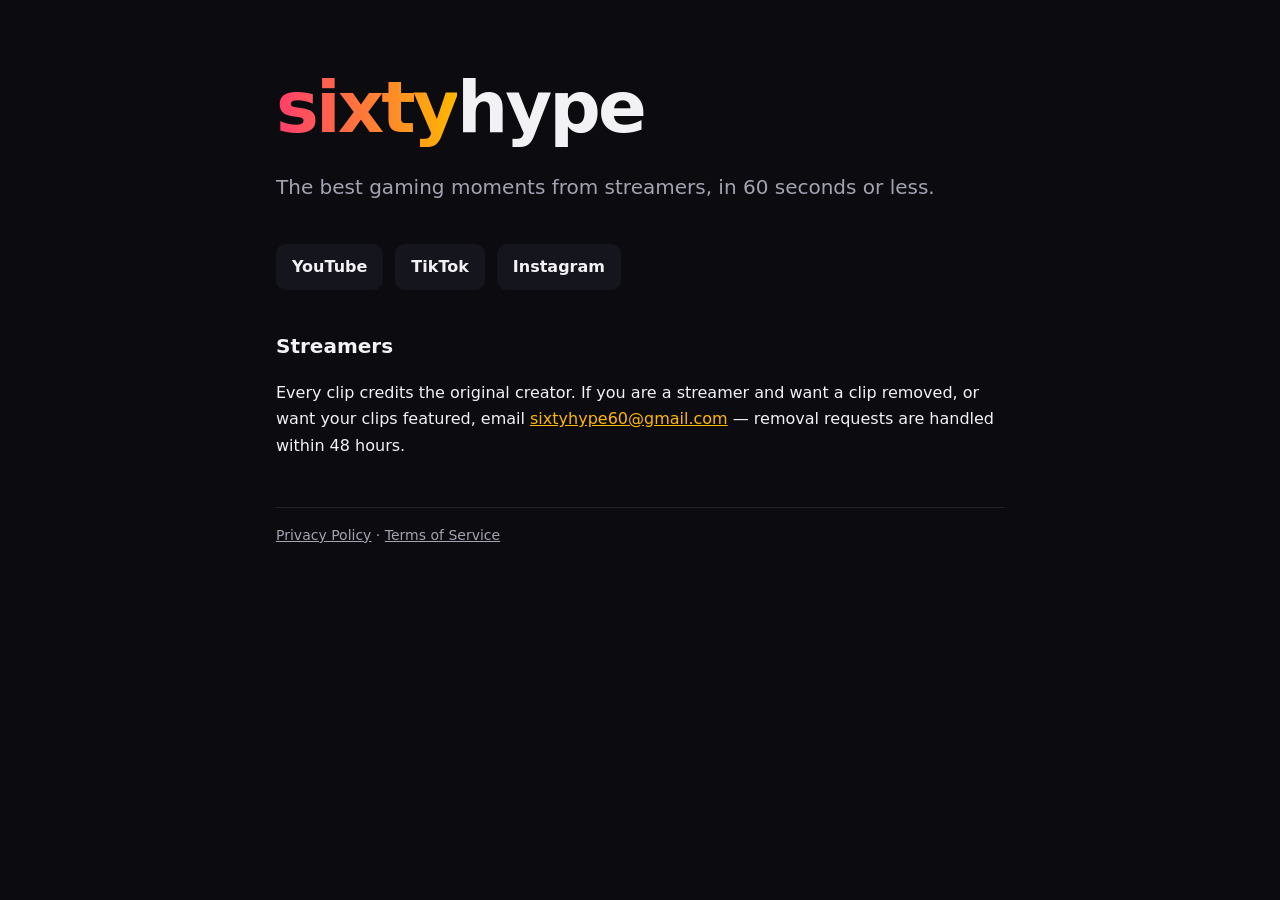
<file: index.html>
<!doctype html>
<html lang="en"><head><meta charset="utf-8"><meta name="viewport" content="width=device-width,initial-scale=1">
<title>sixtyhype</title><meta name="description" content="The best gaming moments in 60 seconds.">
<link rel="stylesheet" href="style.css"></head>
<body><main>
<p class="logo"><span>sixty</span>hype</p>
<p class="tag">The best gaming moments from streamers, in 60 seconds or less.</p>
<div class="links">
<a href="https://www.youtube.com/@sixtyhype">YouTube</a>
<a href="https://www.tiktok.com/@sixtyhype">TikTok</a>
<a href="https://www.instagram.com/sixtyhype/">Instagram</a>
</div>
<h2>Streamers</h2>
<p>Every clip credits the original creator. If you are a streamer and want a clip removed, or want
your clips featured, email <a href="mailto:sixtyhype60@gmail.com">sixtyhype60@gmail.com</a>
— removal requests are handled within 48 hours.</p>
<footer><a href="privacy.html">Privacy Policy</a> · <a href="terms.html">Terms of Service</a></footer>
</main></body></html>
</file>
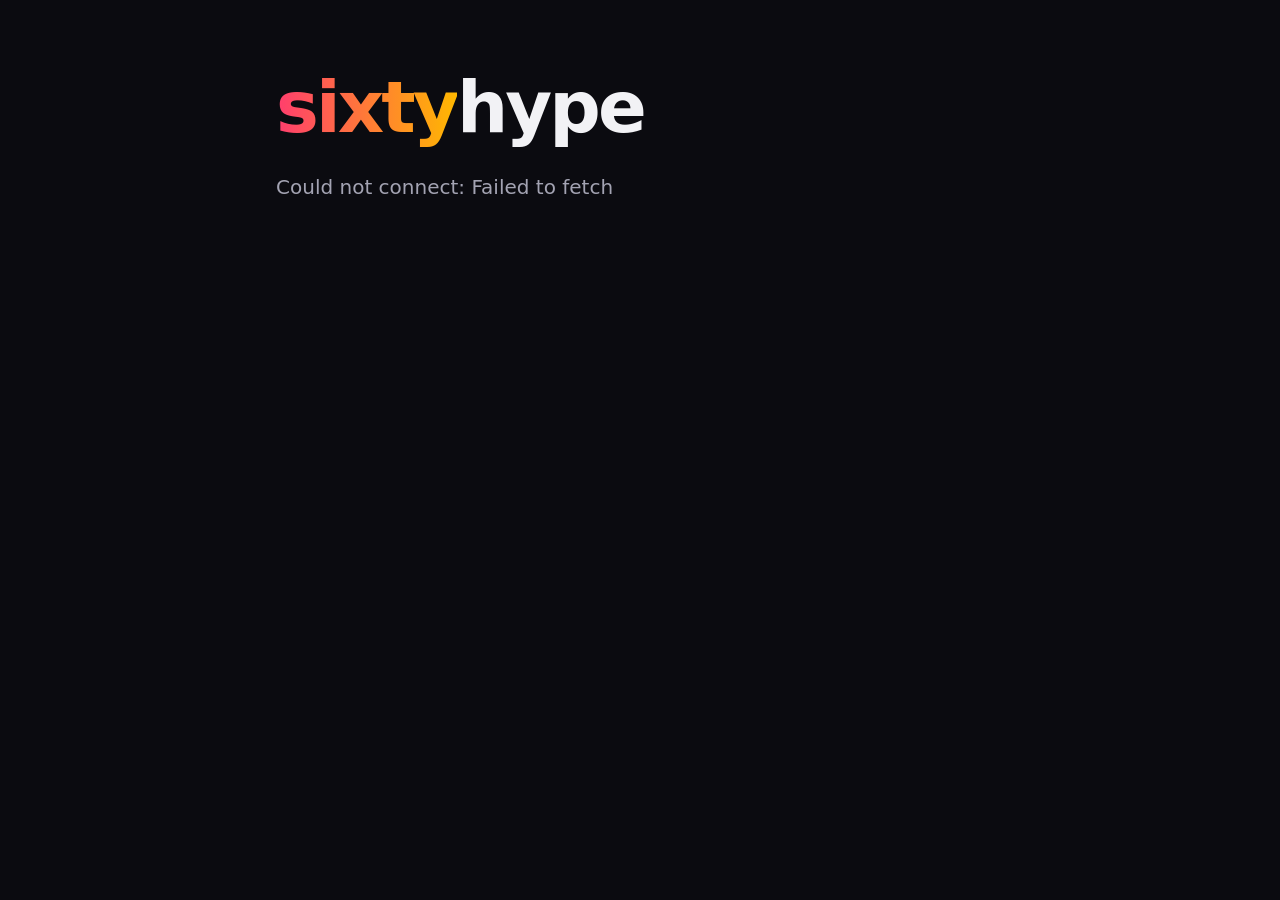
<file: callback.html>
<!doctype html>
<html lang="en"><head><meta charset="utf-8"><meta name="viewport" content="width=device-width,initial-scale=1">
<title>sixtyhype publisher</title><meta name="robots" content="noindex">
<link rel="stylesheet" href="style.css"></head>
<body><main>
<p class="logo"><span>sixty</span>hype</p>
<p id="msg" class="tag">Connecting your TikTok account…</p>
<script>
(async () => {
  const q = new URLSearchParams(location.search);
  const msg = document.getElementById("msg");
  if (q.get("error")) {
    msg.textContent = "TikTok login was cancelled: " + (q.get("error_description") || q.get("error"));
    return;
  }
  try {
    const res = await fetch("http://127.0.0.1:8765/api/exchange", {
      method: "POST", headers: { "Content-Type": "application/json" },
      body: JSON.stringify({ code: q.get("code"), state: q.get("state") }),
    });
    const data = await res.json();
    if (!res.ok) throw new Error(data.error);
    location.replace("publisher.html");
  } catch (err) {
    msg.textContent = "Could not connect: " + err.message;
  }
})();
</script>
</main></body></html>
</file>
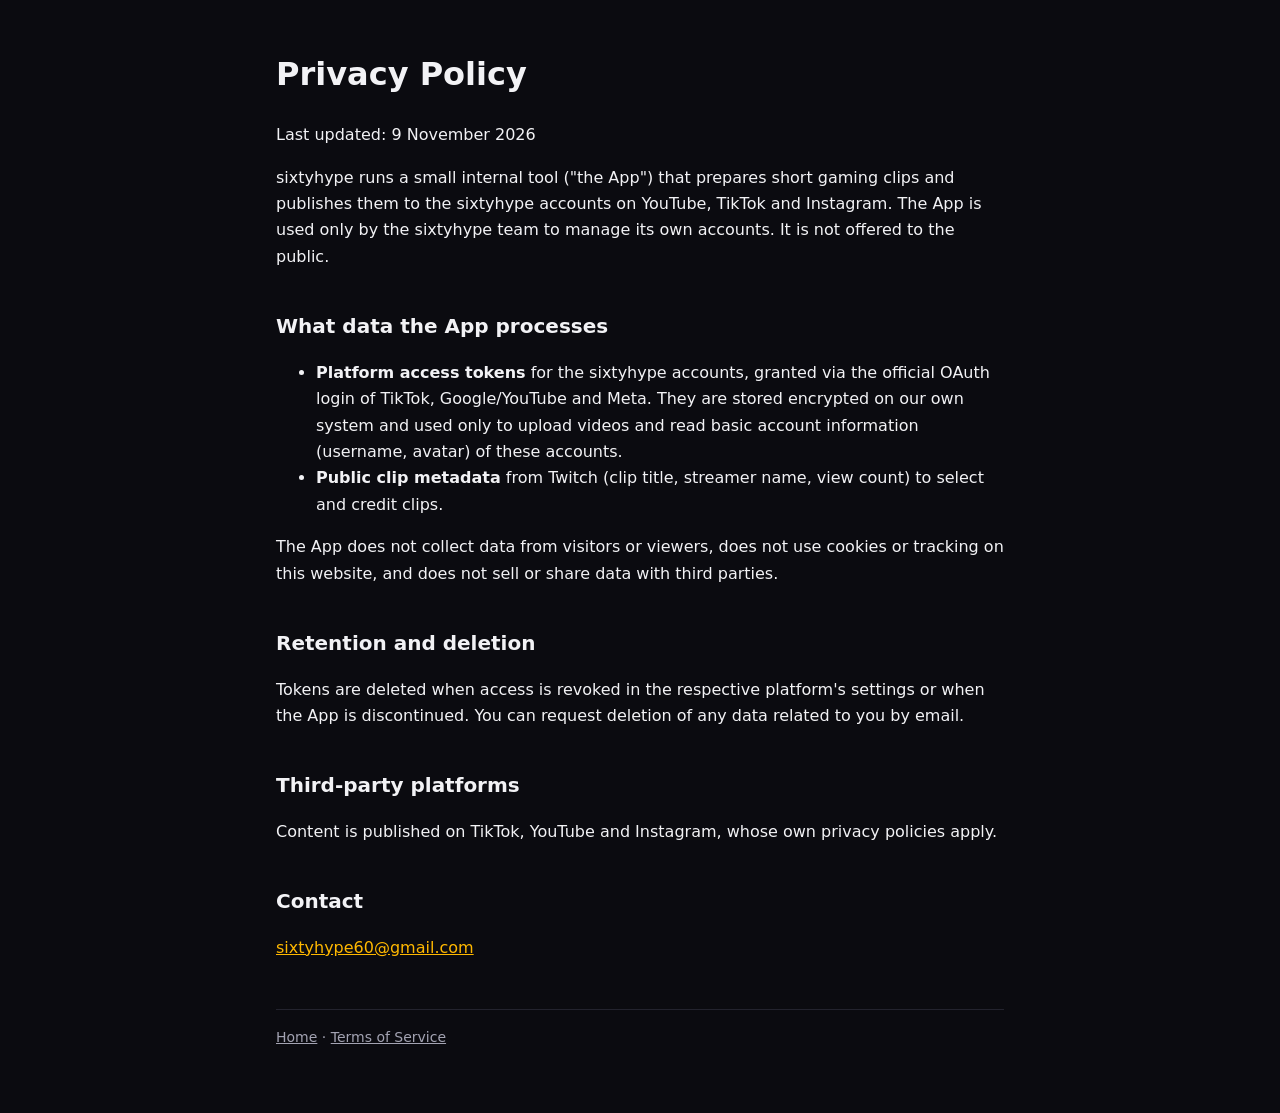
<file: privacy.html>
<!doctype html>
<html lang="en"><head><meta charset="utf-8"><meta name="viewport" content="width=device-width,initial-scale=1">
<title>Privacy Policy – sixtyhype</title><link rel="stylesheet" href="style.css"></head>
<body><main>
<h1>Privacy Policy</h1>
<p>Last updated: 9 November 2026</p>
<p>sixtyhype runs a small internal tool ("the App") that prepares short gaming clips and publishes
them to the sixtyhype accounts on YouTube, TikTok and Instagram. The App is used only by the
sixtyhype team to manage its own accounts. It is not offered to the public.</p>
<h2>What data the App processes</h2>
<ul>
<li><strong>Platform access tokens</strong> for the sixtyhype accounts, granted via the official
OAuth login of TikTok, Google/YouTube and Meta. They are stored encrypted on our own system and used
only to upload videos and read basic account information (username, avatar) of these accounts.</li>
<li><strong>Public clip metadata</strong> from Twitch (clip title, streamer name, view count) to
select and credit clips.</li>
</ul>
<p>The App does not collect data from visitors or viewers, does not use cookies or tracking on this
website, and does not sell or share data with third parties.</p>
<h2>Retention and deletion</h2>
<p>Tokens are deleted when access is revoked in the respective platform's settings or when the App
is discontinued. You can request deletion of any data related to you by email.</p>
<h2>Third-party platforms</h2>
<p>Content is published on TikTok, YouTube and Instagram, whose own privacy policies apply.</p>
<h2>Contact</h2>
<p><a href="mailto:sixtyhype60@gmail.com">sixtyhype60@gmail.com</a></p>
<footer><a href="index.html">Home</a> · <a href="terms.html">Terms of Service</a></footer>
</main></body></html>
</file>
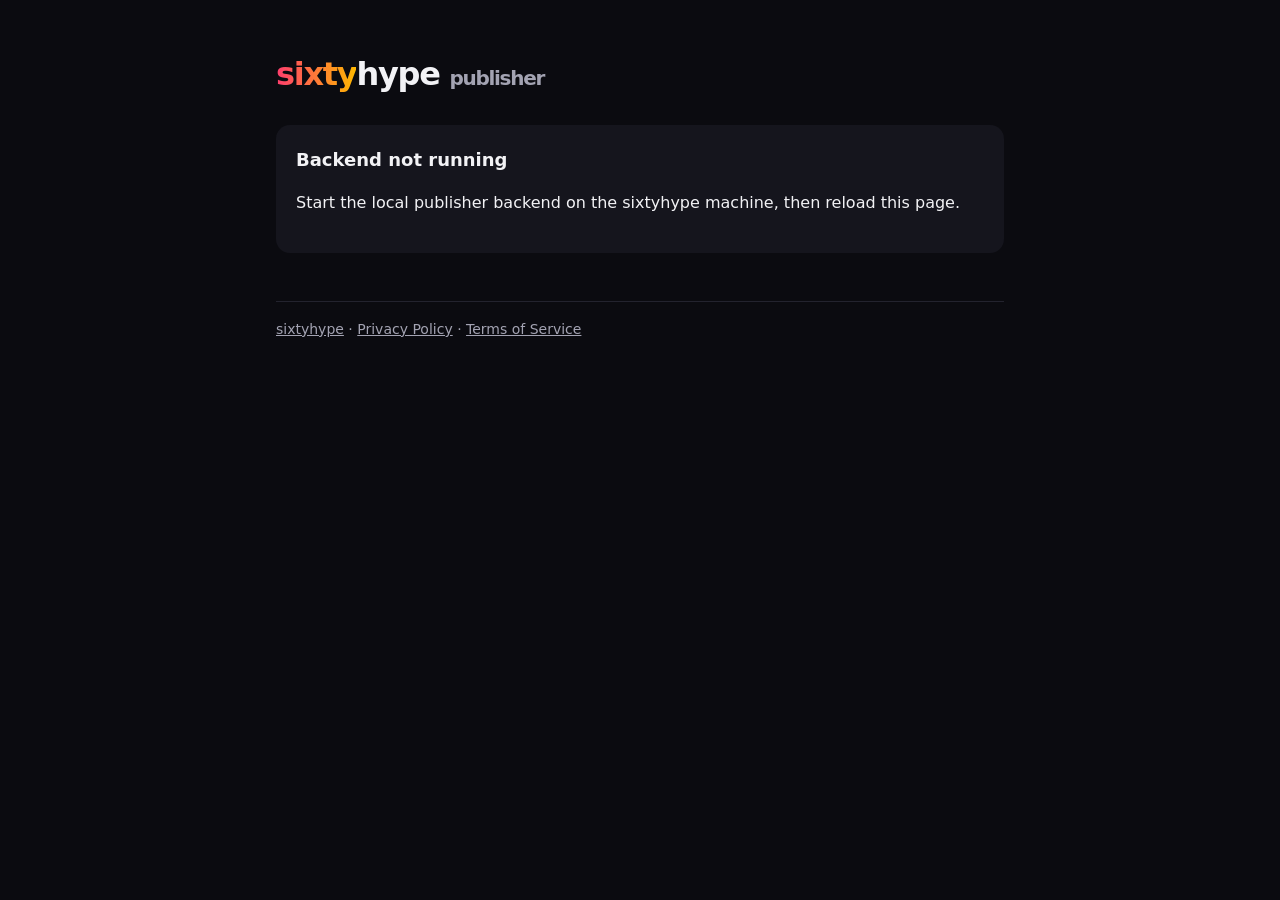
<file: publisher.html>
<!doctype html>
<html lang="en"><head><meta charset="utf-8"><meta name="viewport" content="width=device-width,initial-scale=1">
<title>sixtyhype publisher</title><meta name="robots" content="noindex">
<link rel="stylesheet" href="style.css"><link rel="stylesheet" href="publisher.css"></head>
<body><main>
<p class="logo small"><span>sixty</span>hype <em>publisher</em></p>

<section id="offline" class="card" hidden>
  <h2>Backend not running</h2>
  <p>Start the local publisher backend on the sixtyhype machine, then reload this page.</p>
</section>

<section id="login" class="card" hidden>
  <h2>Connect your TikTok account</h2>
  <p>Sign in with TikTok to publish reviewed clips to your own account.</p>
  <button id="login-btn" class="btn primary">Continue with TikTok</button>
</section>

<section id="app" hidden>
  <div class="card account">
    <img id="avatar" alt="">
    <div><div class="muted">Posting to</div><strong id="nickname"></strong> <span id="username" class="muted"></span></div>
    <button id="logout-btn" class="btn ghost">Disconnect</button>
  </div>
  <p id="cannot-post" class="card warn" hidden>This account cannot post right now (posting limit reached). Please try again later.</p>

  <div class="card">
    <h2>1. Choose a clip</h2>
    <div id="clips" class="clips"></div>
  </div>

  <form id="post-form" class="card" hidden>
    <h2>2. Review and post</h2>
    <div class="grid">
      <video id="preview" controls playsinline></video>
      <div>
        <label for="title">Caption</label>
        <textarea id="title" maxlength="2200" rows="4"></textarea>
        <p id="duration-warn" class="warn" hidden></p>

        <label for="privacy">Who can view this video</label>
        <select id="privacy" required><option value="" disabled selected>Select privacy</option></select>

        <fieldset>
          <legend>Allow users to</legend>
          <label class="check"><input type="checkbox" id="allow-comment"> Comment</label>
          <label class="check"><input type="checkbox" id="allow-duet"> Duet</label>
          <label class="check"><input type="checkbox" id="allow-stitch"> Stitch</label>
        </fieldset>

        <fieldset>
          <legend>Disclose video content</legend>
          <label class="check"><input type="checkbox" id="disclose"> This video promotes a brand, product or service</label>
          <div id="disclose-options" hidden>
            <label class="check"><input type="checkbox" id="brand-organic"> Your brand</label>
            <label class="check"><input type="checkbox" id="branded-content"> Branded content</label>
            <p id="disclose-label" class="muted"></p>
          </div>
        </fieldset>

        <p class="muted small" id="consent">By posting, you agree to TikTok's
          <a href="https://www.tiktok.com/legal/page/global/music-usage-confirmation/en" target="_blank" rel="noopener">Music Usage Confirmation</a>.</p>
        <div class="actions">
          <button type="submit" id="post-btn" class="btn primary" disabled>Post to TikTok</button>
          <button type="button" id="inbox-btn" class="btn ghost">Send to TikTok inbox as draft</button>
        </div>
        <p id="result" class="result" hidden></p>
      </div>
    </div>
  </form>
</section>

<footer><a href="index.html">sixtyhype</a> · <a href="privacy.html">Privacy Policy</a> · <a href="terms.html">Terms of Service</a></footer>
</main>
<script src="publisher.js"></script>
</body></html>
</file>
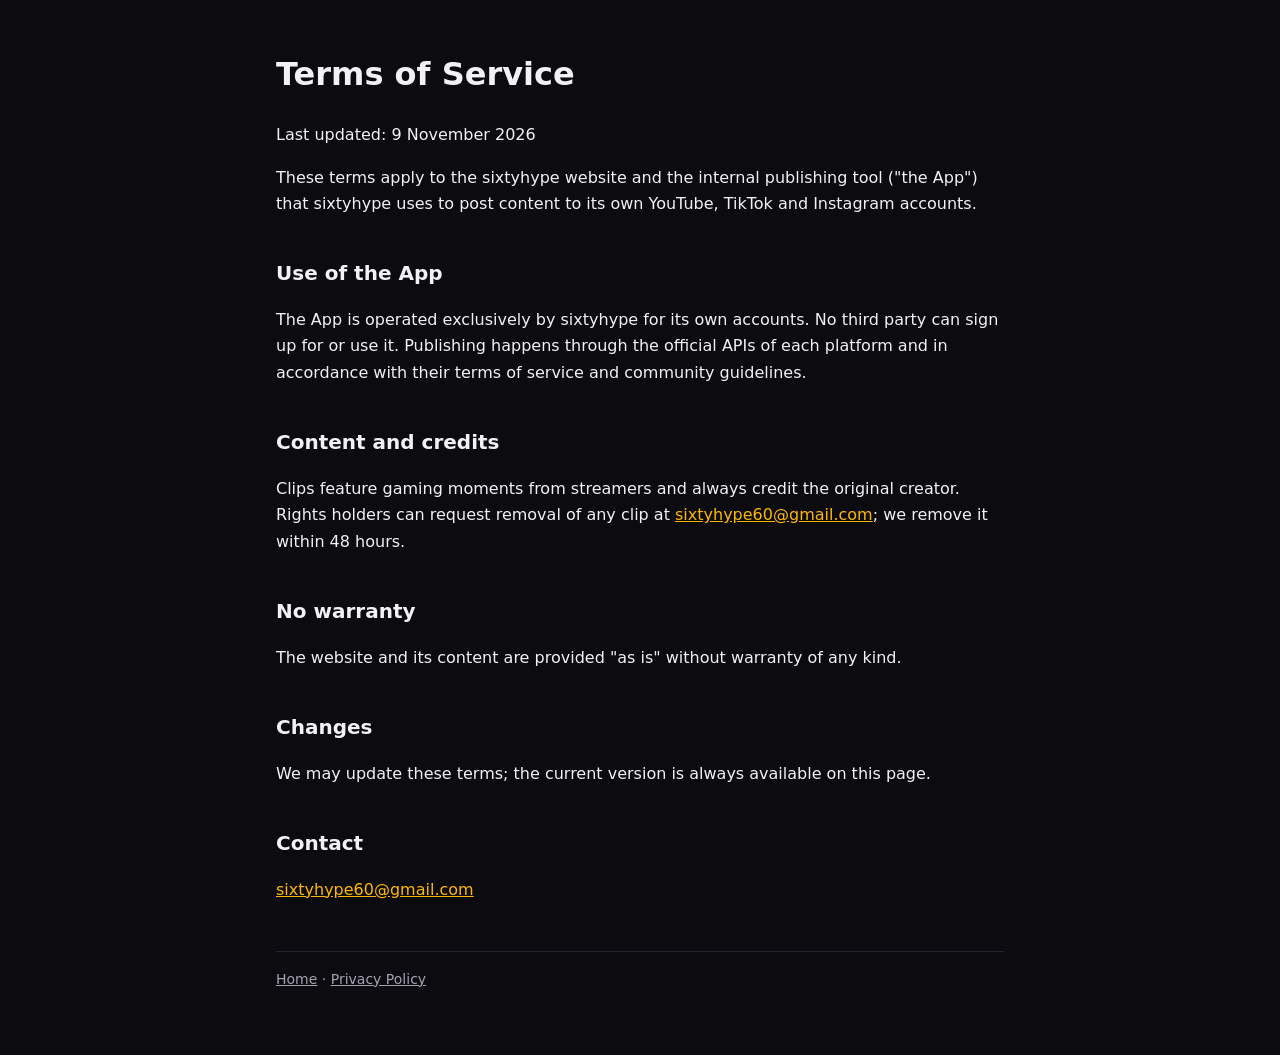
<file: terms.html>
<!doctype html>
<html lang="en"><head><meta charset="utf-8"><meta name="viewport" content="width=device-width,initial-scale=1">
<title>Terms of Service – sixtyhype</title><link rel="stylesheet" href="style.css"></head>
<body><main>
<h1>Terms of Service</h1>
<p>Last updated: 9 November 2026</p>
<p>These terms apply to the sixtyhype website and the internal publishing tool ("the App") that
sixtyhype uses to post content to its own YouTube, TikTok and Instagram accounts.</p>
<h2>Use of the App</h2>
<p>The App is operated exclusively by sixtyhype for its own accounts. No third party can sign up
for or use it. Publishing happens through the official APIs of each platform and in accordance with
their terms of service and community guidelines.</p>
<h2>Content and credits</h2>
<p>Clips feature gaming moments from streamers and always credit the original creator. Rights
holders can request removal of any clip at
<a href="mailto:sixtyhype60@gmail.com">sixtyhype60@gmail.com</a>; we remove it within 48 hours.</p>
<h2>No warranty</h2>
<p>The website and its content are provided "as is" without warranty of any kind.</p>
<h2>Changes</h2>
<p>We may update these terms; the current version is always available on this page.</p>
<h2>Contact</h2>
<p><a href="mailto:sixtyhype60@gmail.com">sixtyhype60@gmail.com</a></p>
<footer><a href="index.html">Home</a> · <a href="privacy.html">Privacy Policy</a></footer>
</main></body></html>
</file>
<file: style.css>
:root{--bg:#0b0b10;--fg:#f2f2f5;--muted:#a3a3b2;--accent:#ff3d6e;--accent2:#ffb800;--card:#15151d}
*{box-sizing:border-box}
body{margin:0;background:var(--bg);color:var(--fg);font:16px/1.65 system-ui,-apple-system,"Segoe UI",Roboto,sans-serif}
main{max-width:760px;margin:0 auto;padding:48px 16px 64px}
a{color:var(--accent2)}
.logo{font-weight:900;font-size:clamp(40px,10vw,72px);letter-spacing:-.04em;margin:0}
.logo span{background:linear-gradient(90deg,var(--accent),var(--accent2));-webkit-background-clip:text;background-clip:text;color:transparent}
.tag{color:var(--muted);font-size:20px;margin:.2em 0 2em}
.links{display:flex;flex-wrap:wrap;gap:12px;margin-bottom:40px}
.links a{background:var(--card);padding:10px 16px;border-radius:10px;text-decoration:none;color:var(--fg);font-weight:600}
h1{font-size:32px;margin-top:0}h2{font-size:20px;margin-top:2em}
footer{margin-top:48px;color:var(--muted);font-size:14px;border-top:1px solid #23232e;padding-top:16px}
footer a{color:var(--muted)}
</file>
<file: publisher.css>
.logo.small{font-size:32px;margin-bottom:24px}.logo em{font-style:normal;color:var(--muted);font-weight:600;font-size:20px}
.card{background:var(--card);border-radius:14px;padding:20px;margin-bottom:16px}
.card h2{margin:0 0 12px;font-size:18px}
.muted{color:var(--muted)}.small{font-size:13px}
.warn{color:var(--accent2)}
.btn{font:inherit;font-weight:700;border:0;border-radius:10px;padding:10px 18px;cursor:pointer}
.btn.primary{background:var(--accent);color:#fff}.btn.primary:disabled{opacity:.4;cursor:not-allowed}
.btn.ghost{background:transparent;color:var(--fg);border:1px solid #34343f}
.account{display:flex;align-items:center;gap:14px}
.account img{width:48px;height:48px;border-radius:50%;background:#222}
.account .btn{margin-left:auto}
.clips{display:flex;flex-direction:column;gap:8px}
.clip{display:flex;justify-content:space-between;gap:12px;text-align:left;width:100%;background:#1d1d27;color:var(--fg);border:1px solid transparent}
.clip.active{border-color:var(--accent)}
.grid{display:grid;grid-template-columns:240px 1fr;gap:20px}
@media (max-width:640px){.grid{grid-template-columns:1fr}}
video{width:100%;aspect-ratio:9/16;background:#000;border-radius:10px}
label{display:block;font-weight:600;margin:12px 0 4px}
textarea,select{width:100%;font:inherit;background:#0f0f15;color:var(--fg);border:1px solid #34343f;border-radius:8px;padding:8px}
fieldset{border:1px solid #2a2a35;border-radius:8px;margin:14px 0 0;padding:8px 12px}
legend{font-weight:600;padding:0 4px}
.check{font-weight:400;margin:6px 0;display:flex;gap:8px;align-items:center}
.check:has(input:disabled){opacity:.45}
.actions{display:flex;flex-wrap:wrap;gap:10px;margin-top:8px}
.result{margin-top:12px;font-weight:600}
</file>
